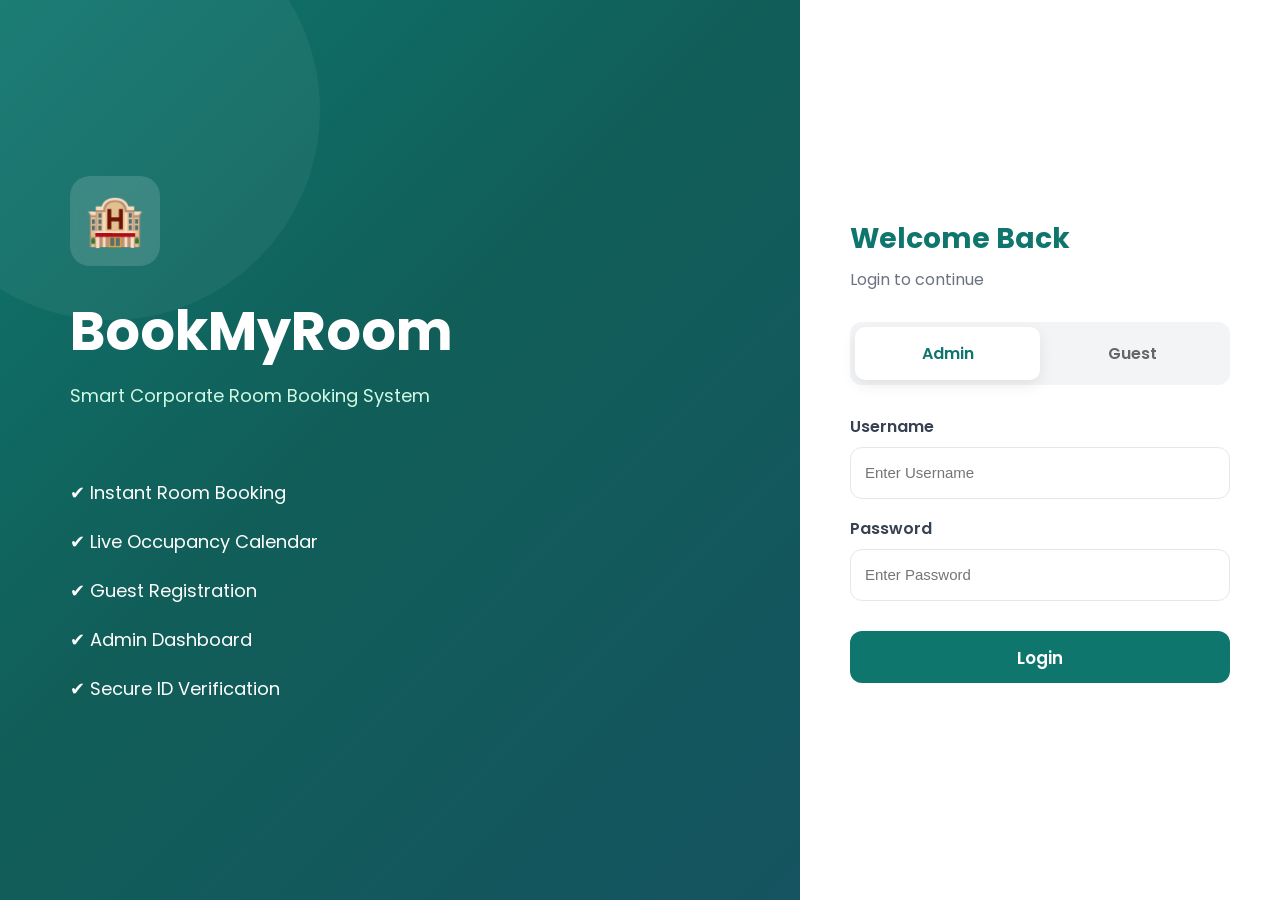
<file: frontend/index.html>
<!DOCTYPE html>
<html lang="en">

<head>

    <meta charset="UTF-8">

    <meta name="viewport" content="width=device-width, initial-scale=1.0">

    <title>BookMyRoom Pro</title>

    <link rel="stylesheet" href="css/common.css">

    <link rel="stylesheet" href="css/login.css">

    <link rel="preconnect" href="https://fonts.googleapis.com">

    <link rel="preconnect" href="https://fonts.gstatic.com" crossorigin>

    <link href="https://fonts.googleapis.com/css2?family=Poppins:wght@300;400;500;600;700&display=swap"
        rel="stylesheet">

</head>

<body>

    <div class="login-page">

        <!-- LEFT PANEL -->

        <div class="login-left">

            <div class="brand">

                <div class="brand-icon">

                    🏨

                </div>

                <h1>

                    BookMyRoom

                </h1>

                <p>

                    Smart Corporate Room Booking System

                </p>

            </div>

            <div class="feature-list">

                <div class="feature">

                    ✔ Instant Room Booking

                </div>

                <div class="feature">

                    ✔ Live Occupancy Calendar

                </div>

                <div class="feature">

                    ✔ Guest Registration

                </div>

                <div class="feature">

                    ✔ Admin Dashboard

                </div>

                <div class="feature">

                    ✔ Secure ID Verification

                </div>

            </div>

        </div>

        <!-- RIGHT PANEL -->

        <div class="login-right">

            <div class="login-card">

                <h2>

                    Welcome Back

                </h2>

                <p>

                    Login to continue

                </p>

                <!-- Tabs -->

                <div class="tabs">

                    <button id="adminTab" class="tab active">

                        Admin

                    </button>

                    <button id="guestTab" class="tab">

                        Guest

                    </button>

                </div>

                <!-- ADMIN LOGIN -->

                <div id="adminLogin" class="tab-content">

                    <div class="form-group">

                        <label>

                            Username

                        </label>

                        <input id="adminUsername" type="text" placeholder="Enter Username">

                    </div>

                    <div class="form-group">

                        <label>

                            Password

                        </label>

                        <input id="adminPassword" type="password" placeholder="Enter Password">

                    </div>

                    <button id="adminLoginBtn" class="primary-btn">

                        Login

                    </button>

                </div>

                <!-- GUEST -->

                <div id="guestLogin" class="tab-content hidden">

                    <div class="guest-buttons">

                        <button id="showGuestLogin" class="secondary-btn">

                            Login

                        </button>

                        <button id="showGuestRegister" class="secondary-btn">

                            Register

                        </button>

                    </div>

                    <!-- Guest Login -->

                    <div id="guestLoginForm">

                        <div class="form-group">

                            <label>

                                Mobile Number

                            </label>

                            <input id="guestMobile" type="tel" placeholder="9876543210">

                        </div>

                        <div class="form-group">

                            <label>

                                Password

                            </label>

                            <input id="guestPassword" type="password" placeholder="Password">

                        </div>

                        <button id="guestLoginBtn" class="primary-btn">

                            Login

                        </button>

                    </div>

                    <!-- Guest Register -->

                    <div id="guestRegisterForm" class="hidden">

                        <div class="form-group">

                            <label>

                                Full Name

                            </label>

                            <input id="guestName" type="text" placeholder="Enter Full Name">

                        </div>

                        <div class="form-group">

                            <label>

                                Mobile Number

                            </label>

                            <input id="guestRegisterMobile" type="tel" placeholder="9876543210">

                        </div>

                        <div class="form-group">

                            <label>

                                Password

                            </label>

                            <input id="guestRegisterPassword" type="password" placeholder="Create Password">

                        </div>

                        <button id="guestRegisterBtn" class="primary-btn">

                            Register & Continue

                        </button>

                    </div>

                </div>

            </div>

        </div>

    </div>

    <script src="js/config.js"></script>
    <script src="js/auth.js"></script>

</body>

</html>
</file>
<file: frontend/css/common.css>
/* ===========================================================
   BookMyRoom Pro
   Common Styles
=========================================================== */

:root {

    --primary: #0f766e;
    --primary-dark: #115e59;
    --primary-light: #14b8a6;

    --secondary: #f8fafc;

    --white: #ffffff;

    --black: #1f2937;

    --gray: #6b7280;

    --light-gray: #e5e7eb;

    --danger: #ef4444;

    --success: #16a34a;

    --warning: #f59e0b;

    --radius: 12px;

    --shadow:

        0 10px 25px rgba(0, 0, 0, .08);

}

/* ===========================================================
   RESET
=========================================================== */

* {

    margin: 0;

    padding: 0;

    box-sizing: border-box;

}

html {

    scroll-behavior: smooth;

}

body {

    font-family:

        "Poppins",

        "Segoe UI",

        sans-serif;

    background:

        var(--secondary);

    color:

        var(--black);

    line-height: 1.5;

}

/* ===========================================================
   LINKS
=========================================================== */

a {

    color: inherit;

    text-decoration: none;

}

/* ===========================================================
   BUTTONS
=========================================================== */

button {

    font-family: inherit;

    cursor: pointer;

    border: none;

    transition: .25s;

}

.primary-btn {

    width: 100%;

    padding: 14px;

    border-radius:

        var(--radius);

    background:

        var(--primary);

    color: white;

    font-size: 16px;

    font-weight: 600;

}

.primary-btn:hover {

    background:

        var(--primary-dark);

}

.secondary-btn {

    padding: 12px;

    border-radius:

        var(--radius);

    background: white;

    border:

        1px solid var(--light-gray);

    font-weight: 600;

}

.secondary-btn:hover {

    background:

        var(--primary);

    color: white;

}

/* ===========================================================
   INPUTS
=========================================================== */

.form-group {

    margin-bottom: 18px;

}

.form-group label {

    display: block;

    margin-bottom: 8px;

    font-weight: 500;

}

input,

select,

textarea {

    width: 100%;

    padding: 14px;

    border-radius:

        var(--radius);

    border:

        1px solid var(--light-gray);

    font-size: 15px;

    transition: .25s;

    outline: none;

}

input:focus,

select:focus,

textarea:focus {

    border-color:

        var(--primary);

    box-shadow:

        0 0 0 4px rgba(15, 118, 110, .15);

}

/* ===========================================================
   CARDS
=========================================================== */

.card {

    background: white;

    border-radius:

        18px;

    padding: 25px;

    box-shadow:

        var(--shadow);

}

/* ===========================================================
   HEADINGS
=========================================================== */

h1 {

    font-size: 34px;

}

h2 {

    font-size: 28px;

}

h3 {

    font-size: 22px;

}

p {

    color:

        var(--gray);

}

/* ===========================================================
   TABLE
=========================================================== */

table {

    width: 100%;

    border-collapse: collapse;

}

th {

    background:

        var(--primary);

    color: white;

    padding: 14px;

    text-align: left;

}

td {

    padding: 14px;

    border-bottom:

        1px solid var(--light-gray);

}

tr:hover {

    background:

        #f9fafb;

}

/* ===========================================================
   UTILITIES
=========================================================== */

.hidden {

    display: none !important;

}

.text-center {

    text-align: center;

}

.mt-20 {

    margin-top: 20px;

}

.mb-20 {

    margin-bottom: 20px;

}

.flex {

    display: flex;

}

.space-between {

    justify-content: space-between;

}

.align-center {

    align-items: center;

}

/* ===========================================================
   PROFILE CIRCLE
=========================================================== */

.profile-circle {

    width: 50px;

    height: 50px;

    border-radius: 50%;

    background:

        var(--primary);

    color: white;

    display: flex;

    justify-content: center;

    align-items: center;

    font-size: 22px;

    font-weight: bold;

}

/* ===========================================================
   BADGES
=========================================================== */

.badge {

    padding:

        6px 14px;

    border-radius:

        50px;

    font-size: 13px;

    font-weight: 600;

}

.badge-success {

    background:

        #dcfce7;

    color:

        #166534;

}

.badge-danger {

    background:

        #fee2e2;

    color:

        #991b1b;

}

.badge-warning {

    background:

        #fef3c7;

    color:

        #92400e;

}

/* ===========================================================
   LOADER
=========================================================== */

.loader {

    width: 45px;

    height: 45px;

    border:

        5px solid #ddd;

    border-top:

        5px solid var(--primary);

    border-radius: 50%;

    animation:

        spin .8s linear infinite;

}

@keyframes spin {

    from {

        transform: rotate(0deg);

    }

    to {

        transform: rotate(360deg);

    }

}

/* ===========================================================
   RESPONSIVE
=========================================================== */

@media(max-width:768px) {

    h1 {

        font-size: 28px;

    }

    h2 {

        font-size: 22px;

    }

    .card {

        padding: 18px;

    }

}
</file>
<file: frontend/css/login.css>
/* ===========================================================
   BookMyRoom Pro
   Login Page
=========================================================== */

body {

    min-height: 100vh;

    background:
        linear-gradient(135deg,
            #0f766e 0%,
            #115e59 35%,
            #164e63 100%);

    overflow: hidden;

}

/* ===========================================================
   PAGE
=========================================================== */

.login-page {

    width: 100%;

    min-height: 100vh;

    display: grid;

    grid-template-columns: 1fr 480px;

}

/* ===========================================================
   LEFT
=========================================================== */

.login-left {

    color: white;

    display: flex;

    flex-direction: column;

    justify-content: center;

    padding: 70px;

    position: relative;

}

.login-left::before {

    content: "";

    position: absolute;

    width: 420px;

    height: 420px;

    background: rgba(255, 255, 255, .05);

    border-radius: 50%;

    top: -100px;

    left: -100px;

}

.brand {

    position: relative;

    z-index: 2;

}

.brand-icon {

    width: 90px;

    height: 90px;

    border-radius: 20px;

    background: rgba(255, 255, 255, .15);

    backdrop-filter: blur(12px);

    display: flex;

    justify-content: center;

    align-items: center;

    font-size: 48px;

    margin-bottom: 25px;

}

.brand h1 {

    color: white;

    font-size: 54px;

    margin-bottom: 10px;

}

.brand p {

    color: #d1fae5;

    font-size: 18px;

}

.feature-list {

    margin-top: 70px;

}

.feature {

    margin-bottom: 22px;

    font-size: 18px;

    display: flex;

    align-items: center;

    gap: 12px;

}

/* ===========================================================
   RIGHT
=========================================================== */

.login-right {

    background: white;

    display: flex;

    justify-content: center;

    align-items: center;

    padding: 50px;

}

.login-card {

    width: 100%;

    max-width: 420px;

}

.login-card h2 {

    color: var(--primary);

    margin-bottom: 8px;

}

.login-card>p {

    margin-bottom: 30px;

}

/* ===========================================================
   TABS
=========================================================== */

.tabs {

    display: flex;

    background: #f3f4f6;

    border-radius: 12px;

    padding: 5px;

    margin-bottom: 30px;

}

.tab {

    flex: 1;

    padding: 14px;

    border-radius: 10px;

    background: none;

    font-size: 16px;

    font-weight: 600;

    color: #666;

}

.tab.active {

    background: white;

    color: var(--primary);

    box-shadow:

        0 5px 15px rgba(0, 0, 0, .08);

}

/* ===========================================================
   GUEST BUTTONS
=========================================================== */

.guest-buttons {

    display: flex;

    gap: 12px;

    margin-bottom: 25px;

}

.guest-buttons button {

    flex: 1;

}

/* ===========================================================
   BUTTONS
=========================================================== */

.primary-btn {

    margin-top: 12px;

    height: 52px;

    font-size: 17px;

    border-radius: 12px;

}

.secondary-btn {

    height: 48px;

}

/* ===========================================================
   INPUTS
=========================================================== */

.form-group {

    margin-bottom: 18px;

}

.form-group input {

    height: 52px;

    border-radius: 12px;

}

.form-group label {

    color: #374151;

    font-weight: 600;

}

/* ===========================================================
   ANIMATION
=========================================================== */

.login-card {

    animation: fadeUp .7s ease;

}

@keyframes fadeUp {

    from {

        opacity: 0;

        transform:

            translateY(30px);

    }

    to {

        opacity: 1;

        transform:

            translateY(0);

    }

}

/* ===========================================================
   RESPONSIVE
=========================================================== */

@media(max-width:1100px) {

    .login-page {

        grid-template-columns: 1fr;

    }

    .login-left {

        display: none;

    }

    .login-right {

        background: transparent;

    }

    .login-card {

        background: white;

        padding: 35px;

        border-radius: 20px;

        box-shadow:

            0 20px 40px rgba(0, 0, 0, .15);

    }

    body {

        overflow: auto;

    }

}

@media(max-width:600px) {

    .login-right {

        padding: 20px;

    }

    .login-card {

        padding: 25px;

    }

    .brand h1 {

        font-size: 38px;

    }

    .primary-btn {

        font-size: 16px;

    }

}
</file>
<file: frontend/css/admin.css>
/* ===========================================================
   BookMyRoom Pro
   Admin Dashboard
=========================================================== */

body {

    background: #f4f7fb;

}

/* ===========================================================
   LAYOUT
=========================================================== */

.dashboard {

    display: flex;

    min-height: 100vh;

}

/* ===========================================================
   SIDEBAR
=========================================================== */

.sidebar {

    width: 260px;

    background: #0f766e;

    color: white;

    position: fixed;

    left: 0;

    top: 0;

    bottom: 0;

    padding: 30px 20px;

}

.sidebar h2 {

    color: white;

    text-align: center;

    margin-bottom: 40px;

}

.sidebar ul {

    list-style: none;

}

.sidebar li {

    padding: 15px;

    margin-bottom: 12px;

    border-radius: 12px;

    cursor: pointer;

    transition: .3s;

}

.sidebar li:hover {

    background: rgba(255, 255, 255, .12);

}

.sidebar .active {

    background: white;

    color: #0f766e;

    font-weight: 600;

}

/* ===========================================================
   CONTENT
=========================================================== */

.content {

    flex: 1;

    margin-left: 260px;

    padding: 35px;

}

/* ===========================================================
   TOP BAR
=========================================================== */

.topbar {

    display: flex;

    justify-content: space-between;

    align-items: center;

    margin-bottom: 35px;

}

.topbar h1 {

    color: #1f2937;

}

.topbar p {

    margin-top: 6px;

}

/* ===========================================================
   KPI CARDS
=========================================================== */

.stats-grid {

    display: grid;

    grid-template-columns:

        repeat(4, 1fr);

    gap: 25px;

    margin-bottom: 35px;

}

.stat-card {

    background: white;

    border-radius: 18px;

    padding: 25px;

    box-shadow:

        0 10px 25px rgba(0, 0, 0, .08);

    transition: .25s;

}

.stat-card:hover {

    transform: translateY(-5px);

}

.stat-card h3 {

    color: #6b7280;

    font-size: 16px;

    margin-bottom: 18px;

}

.stat-card h1 {

    color: #0f766e;

    font-size: 34px;

}

.stat-card .icon {

    width: 60px;

    height: 60px;

    border-radius: 15px;

    background: #ecfeff;

    display: flex;

    justify-content: center;

    align-items: center;

    font-size: 30px;

    margin-bottom: 20px;

}

/* ===========================================================
   TABLE CARD
=========================================================== */

.table-card {

    background: white;

    border-radius: 18px;

    padding: 25px;

    box-shadow:

        0 10px 25px rgba(0, 0, 0, .08);

}

.table-header {

    display: flex;

    justify-content: space-between;

    align-items: center;

    margin-bottom: 25px;

}

.table-card table {

    width: 100%;

    border-collapse: collapse;

}

.table-card th {

    background: #0f766e;

    color: white;

    padding: 15px;

    text-align: left;

}

.table-card td {

    padding: 15px;

    border-bottom:

        1px solid #edf2f7;

}

.table-card tr:hover {

    background: #f8fafc;

}

/* ===========================================================
   STATUS
=========================================================== */

.status-confirmed {

    display: inline-block;

    background: #dcfce7;

    color: #166534;

    padding: 6px 14px;

    border-radius: 25px;

    font-size: 13px;

    font-weight: 600;

}

.status-cancelled {

    display: inline-block;

    background: #fee2e2;

    color: #991b1b;

    padding: 6px 14px;

    border-radius: 25px;

    font-size: 13px;

    font-weight: 600;

}

/* ===========================================================
   ACTION BUTTONS
=========================================================== */

.action-btn {

    padding: 8px 16px;

    border-radius: 8px;

    border: none;

    cursor: pointer;

    font-weight: 600;

}

.view-btn {

    background: #dbeafe;

    color: #1d4ed8;

}

.delete-btn {

    background: #fee2e2;

    color: #dc2626;

}

.action-btn:hover {

    opacity: .85;

}

/* ===========================================================
   FILTER BAR
=========================================================== */

.filter-bar {

    display: flex;

    gap: 15px;

    margin-bottom: 25px;

    flex-wrap: wrap;

}

.filter-bar input,

.filter-bar select {

    width: 220px;

}

/* ===========================================================
   RESPONSIVE
=========================================================== */

@media(max-width:1200px) {

    .stats-grid {

        grid-template-columns:

            repeat(2, 1fr);

    }

}

@media(max-width:768px) {

    .sidebar {

        display: none;

    }

    .content {

        margin-left: 0;

        padding: 20px;

    }

    .stats-grid {

        grid-template-columns: 1fr;

    }

    .topbar {

        flex-direction: column;

        align-items: flex-start;

        gap: 20px;

    }

    .table-card {

        overflow-x: auto;

    }

    table {

        min-width: 850px;

    }

    .filter-bar {

        flex-direction: column;

    }

    .filter-bar input,

    .filter-bar select {

        width: 100%;

    }

}

/* ==========================================
   WIDGET GRID
========================================== */

.widget-grid {

    display: grid;

    grid-template-columns: 1fr 1fr;

    gap: 25px;

    margin-top: 30px;

}

.widget-card {

    background: white;

    border-radius: 18px;

    padding: 25px;

    box-shadow: 0 10px 25px rgba(0, 0, 0, .08);

}

.widget-header {

    margin-bottom: 25px;

}

/* ==========================================
   OCCUPANCY
========================================== */

.progress-item {

    margin-bottom: 22px;

}

.progress-title {

    display: flex;

    justify-content: space-between;

    margin-bottom: 8px;

    font-weight: 600;

}

.progress {

    width: 100%;

    height: 12px;

    border-radius: 20px;

    background: #e5e7eb;

    overflow: hidden;

}

.progress-fill {

    height: 100%;

    width: 0%;

    background: linear-gradient(90deg,

            #0f766e,

            #14b8a6);

    transition: .5s;

}

/* ==========================================
   BOOKING TYPE
========================================== */

.dist-row {

    display: flex;

    justify-content: space-between;

    padding: 18px 0;

    border-bottom: 1px solid #eee;

}

.dist-row:last-child {

    border: none;

}

/* ==========================================
   QUICK ACTIONS
========================================== */

.quick-actions {

    display: grid;

    grid-template-columns: repeat(5, 1fr);

    gap: 18px;

}

.quick-btn {

    height: 90px;

    border: none;

    border-radius: 15px;

    background: #f8fafc;

    font-size: 15px;

    font-weight: 600;

    transition: .25s;

}

.quick-btn:hover {

    background: #0f766e;

    color: white;

}

/* ==========================================
   MOBILE
========================================== */

@media(max-width:900px) {

    .widget-grid {

        grid-template-columns: 1fr;

    }

    .quick-actions {

        grid-template-columns: repeat(2, 1fr);

    }

}

@media(max-width:600px) {

    .quick-actions {

        grid-template-columns: 1fr;

    }

}

/* ==========================================
   BOOKING TABLE
========================================== */

.table-card {

    margin-top: 30px;

}

.table-header {

    display: flex;

    justify-content: space-between;

    align-items: center;

    margin-bottom: 20px;

}

.filter-bar {

    display: flex;

    gap: 15px;

    flex-wrap: wrap;

    margin-bottom: 20px;

}

.filter-bar input,

.filter-bar select {

    width: 220px;

}

#bookingTable {

    width: 100%;

    border-collapse: collapse;

}

#bookingTable th {

    background: #0f766e;

    color: white;

    padding: 14px;

}

#bookingTable td {

    padding: 14px;

    border-bottom: 1px solid #eee;

}

#bookingTable tr:hover {

    background: #f9fafb;

}

/* ==========================================
   ACTION BUTTONS
========================================== */

.action-btn {

    padding: 8px 14px;

    border-radius: 8px;

    border: none;

    cursor: pointer;

}

.view-btn {

    background: #dbeafe;

    color: #1d4ed8;

}

.cancel-btn {

    background: #fee2e2;

    color: #dc2626;

}

@media(max-width:900px) {

    .table-card {

        overflow: auto;

    }

    #bookingTable {

        min-width: 1200px;

    }

}
</file>
<file: frontend/css/calendar.css>
/* ===========================================================
   BookMyRoom Enterprise
   Occupancy Calendar
=========================================================== */

/* ===========================================================
   PAGE
=========================================================== */

.calendar-page {

    display: flex;

    min-height: 100vh;

    background: #f5f7fb;

}

/* ===========================================================
   CONTENT
=========================================================== */

.calendar-content {

    flex: 1;

    padding: 30px;

    overflow: auto;

}

/* ===========================================================
   PAGE HEADER
=========================================================== */

.page-header {

    display: flex;

    justify-content: space-between;

    align-items: center;

    margin-bottom: 30px;

}

.page-header h1 {

    margin: 0;

    color: #0f172a;

}

.page-header p {

    margin-top: 6px;

    color: #64748b;

}

.header-actions {

    display: flex;

    gap: 12px;

}

/* ===========================================================
   KPI CARDS
=========================================================== */

.calendar-kpis {

    display: grid;

    grid-template-columns: repeat(4, 1fr);

    gap: 20px;

    margin-bottom: 30px;

}

.kpi-card {

    background: #fff;

    border-radius: 14px;

    padding: 22px;

    box-shadow: 0 3px 12px rgba(0, 0, 0, .08);

    text-align: center;

}

.kpi-card h3 {

    margin: 0;

    font-size: 15px;

    color: #64748b;

    font-weight: 500;

}

.kpi-card span {

    display: block;

    margin-top: 12px;

    font-size: 34px;

    font-weight: 700;

    color: #0f766e;

}

/* ===========================================================
   FILTERS
=========================================================== */

.calendar-filters {

    display: grid;

    grid-template-columns:

        repeat(4, 1fr);

    gap: 16px;

    margin-bottom: 30px;

}

.calendar-filters select,

.calendar-filters input {

    padding: 12px;

    border: 1px solid #d1d5db;

    border-radius: 10px;

    font-size: 15px;

    background: #fff;

}

/* ===========================================================
   CALENDAR CARD
=========================================================== */

.calendar-card {

    background: #fff;

    border-radius: 16px;

    padding: 25px;

    box-shadow: 0 3px 12px rgba(0, 0, 0, .08);

    margin-bottom: 30px;

}

/* ===========================================================
   TOOLBAR
=========================================================== */

.calendar-toolbar {

    display: flex;

    justify-content: space-between;

    align-items: center;

    margin-bottom: 25px;

}

.calendar-toolbar h2 {

    margin: 0;

    color: #0f172a;

}

.calendar-toolbar button {

    width: 42px;

    height: 42px;

    border: none;

    border-radius: 50%;

    background: #0f766e;

    color: #fff;

    font-size: 18px;

    cursor: pointer;

    transition: .3s;

}

.calendar-toolbar button:hover {

    transform: scale(1.08);

}

/* ===========================================================
   CALENDAR GRID
=========================================================== */

#calendarGrid {

    display: grid;

    grid-template-columns: repeat(7, 1fr);

    gap: 10px;

}

/* ===========================================================
   WEEK HEADER
=========================================================== */

.calendar-weekday {

    text-align: center;

    font-weight: 700;

    color: #64748b;

    padding: 12px 0;

}

/* ===========================================================
   DAY CELL
=========================================================== */

.calendar-day {

    min-height: 130px;

    background: #f8fafc;

    border: 1px solid #e2e8f0;

    border-radius: 12px;

    padding: 10px;

    transition: .25s;

    cursor: pointer;

}

.calendar-day:hover {

    transform: translateY(-2px);

    box-shadow: 0 6px 20px rgba(0, 0, 0, .10);

    border-color: #0f766e;

}

.day-number {

    font-size: 18px;

    font-weight: 700;

    margin-bottom: 10px;

}

/* ===========================================================
   BOOKING TAGS
=========================================================== */

.booking-tag {

    display: block;

    margin-top: 6px;

    padding: 4px 8px;

    border-radius: 8px;

    font-size: 12px;

    font-weight: 600;

    overflow: hidden;

    white-space: nowrap;

    text-overflow: ellipsis;

}

.booking-confirmed {

    background: #dcfce7;

    color: #166534;

}

.booking-checkin {

    background: #dbeafe;

    color: #1d4ed8;

}

.booking-checkout {

    background: #ede9fe;

    color: #6d28d9;

}

.booking-cancelled {

    background: #fee2e2;

    color: #991b1b;

}

/* ===========================================================
   OCCUPANCY TABLE
=========================================================== */

.occupancy-table-card {

    background: #fff;

    border-radius: 16px;

    padding: 25px;

    box-shadow: 0 3px 12px rgba(0, 0, 0, .08);

}

.occupancy-table-card table {

    width: 100%;

    border-collapse: collapse;

}

.occupancy-table-card th {

    background: #0f766e;

    color: #fff;

    padding: 14px;

    text-align: left;

}

.occupancy-table-card td {

    padding: 14px;

    border-bottom: 1px solid #e5e7eb;

}

.occupancy-table-card tr:hover {

    background: #f8fafc;

}

/* ===========================================================
   RESPONSIVE
=========================================================== */

@media(max-width:1200px) {

    .calendar-kpis {

        grid-template-columns: repeat(2, 1fr);

    }

    .calendar-filters {

        grid-template-columns: repeat(2, 1fr);

    }

}

@media(max-width:768px) {

    .calendar-page {

        flex-direction: column;

    }

    .calendar-content {

        padding: 20px;

    }

    .calendar-kpis {

        grid-template-columns: 1fr;

    }

    .calendar-filters {

        grid-template-columns: 1fr;

    }

    #calendarGrid {

        grid-template-columns: repeat(2, 1fr);

    }

    .calendar-toolbar {

        flex-direction: column;

        gap: 15px;

    }

    .page-header {

        flex-direction: column;

        align-items: flex-start;

        gap: 15px;

    }

    .header-actions {

        width: 100%;

    }

    .header-actions button {

        flex: 1;

    }

}

/* ===========================================================
   TODAY
=========================================================== */

.today {

    border: 2px solid #0f766e;

    background: #dcfce7;

}

/* ===========================================================
   WEEKEND
=========================================================== */

.weekend {

    background: #fff7ed;

}

/* ===========================================================
   BOOKING COUNTER
=========================================================== */

.booking-counter {

    font-size: 11px;

    color: #64748b;

    margin-bottom: 6px;

    font-weight: 600;

}

/* ===========================================================
   EMPTY
=========================================================== */

.calendar-empty {

    grid-column: 1/-1;

    text-align: center;

    padding: 60px;

    color: #94a3b8;

    font-size: 18px;

}
</file>
